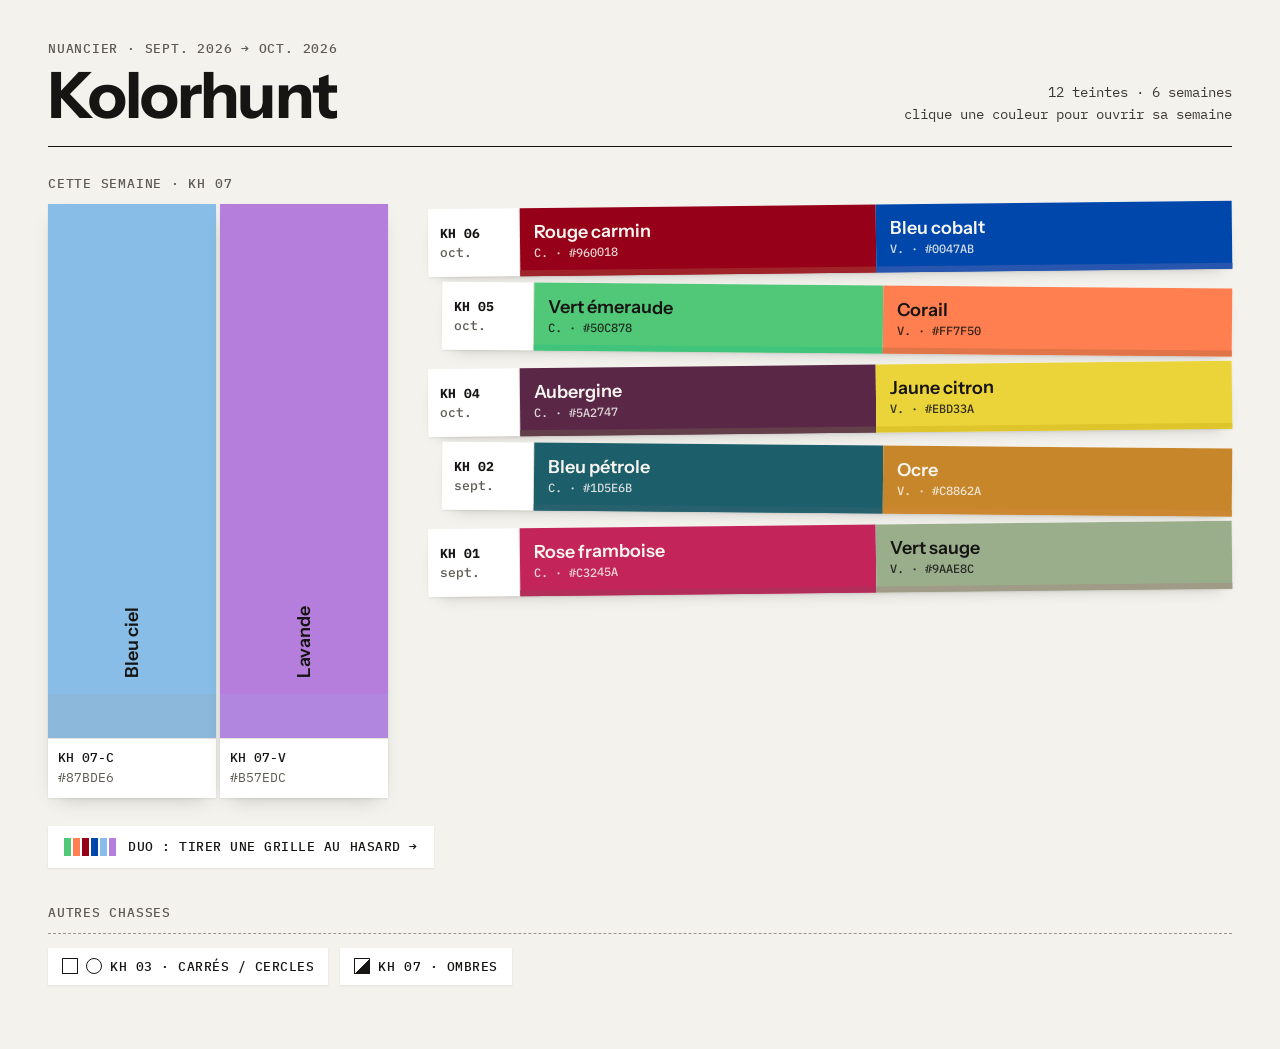
<file: index.html>
<!doctype html>
<html lang="fr">
<head>
<meta charset="utf-8">
<meta name="viewport" content="width=device-width, initial-scale=1, viewport-fit=cover">
<title>Kolorhunt — nuancier</title>
<meta name="description" content="Color hunt, une couleur par semaine.">
<meta property="og:description" content="Color hunt, une couleur par semaine.">
<link rel="preconnect" href="https://fonts.googleapis.com">
<link rel="preconnect" href="https://fonts.gstatic.com" crossorigin>
<link href="https://fonts.googleapis.com/css2?family=Instrument+Sans:wght@400;500;600;700&family=IBM+Plex+Mono:wght@400;500&display=swap" rel="stylesheet">
<link rel="stylesheet" href="style.css">
</head>
<body>
<main class="page">

  <section id="home" hidden>
    <header class="head">
      <div>
        <div class="kicker" id="period"></div>
        <h1 class="brand">Kolorhunt</h1>
      </div>
      <div class="info" id="info"></div>
    </header>
    <div class="fan" id="fan"></div>
    <div id="duolink"></div>
    <div class="shapes" id="shapes"></div>
  </section>

  <section id="duo" hidden>
    <nav class="bar">
      <a href="#">← Nuancier</a>
      <span class="logo">Kolorhunt</span>
      <span>Duo</span>
    </nav>
    <div class="duo-col">
      <div class="kicker" id="duokick"></div>
      <h2 id="duotitle"></h2>
      <div class="duo-bars" id="duobars"></div>
      <div class="duogrid" id="duogrid"></div>
      <button class="draw" id="draw">Une autre grille</button>
    </div>
  </section>

  <section id="week" hidden>
    <nav class="bar">
      <a href="#">← Nuancier</a>
      <span class="logo">Kolorhunt</span>
      <span class="pager"><a id="prev" href="#" aria-label="Semaine précédente">←</a><span id="wnum"></span><a id="next" href="#" aria-label="Semaine suivante">→</a></span>
    </nav>
    <div class="kicker sub" id="wdates"></div>
    <div class="people" id="people"></div>
    <div id="mix"></div>
  </section>

</main>

<div id="lightbox" class="lightbox" hidden><img alt=""></div>

<script src="data.js"></script>
<script src="app.js"></script>
</body>
</html>
</file>
<file: style.css>
*{box-sizing:border-box}
:root{--paper:#f4f2ed;--ink:#161513;--muted:#5d5a53;--line:#9a968c}
body{margin:0;background:var(--paper);color:var(--ink);font-family:'Instrument Sans',sans-serif;-webkit-font-smoothing:antialiased}
a{color:var(--ink);text-decoration:none}a:hover{color:#7a2e1f}
[hidden]{display:none!important}
.page{max-width:1280px;margin:0 auto;padding:40px clamp(16px,4vw,48px) 64px}
.mono,.kicker,.info,.bar,.card .lab,.chip .lab,.split{font-family:'IBM Plex Mono',monospace}
.kicker{font-size:13px;font-weight:500;letter-spacing:.06em;text-transform:uppercase;color:var(--muted)}

/* Accueil */
.head{display:flex;justify-content:space-between;align-items:flex-end;gap:24px;flex-wrap:wrap;padding-bottom:20px;border-bottom:1.5px solid var(--ink)}
.brand{font-weight:700;font-size:clamp(44px,6vw,64px);letter-spacing:-.03em;line-height:.95;margin:8px 0 0}
.info{font-size:14px;color:#3b3934;text-align:right;line-height:1.6}
.fan{display:flex;gap:14px;height:min(640px,70vh);padding-top:28px;overflow-x:auto}
.wk{flex:2 1 0;min-width:96px;display:flex;gap:4px}
.chip{flex:1 1 0;min-width:0;display:flex;flex-direction:column;background:#fff;box-shadow:0 1px 2px rgba(0,0,0,.08),0 8px 20px -10px rgba(0,0,0,.25);transition:transform .25s cubic-bezier(.2,.7,.2,1)}
.chip:hover{transform:translateY(-10px);color:inherit}
.chip .top{flex:1;display:flex;align-items:flex-end;justify-content:center;padding:16px 0;min-height:0}
.chip .top span{writing-mode:vertical-rl;transform:rotate(180deg);font-weight:600;font-size:18px;white-space:nowrap}
.chip .bot{height:44px;flex:none}
.chip .lab{padding:10px 10px 12px;display:flex;flex-direction:column;gap:3px;font-size:13px;white-space:nowrap;overflow:hidden;border-top:1px solid #e4e1da;color:var(--ink)}
.chip .lab b{font-weight:500}.chip .lab span{color:var(--muted)}

/* Semaine */
.bar{display:flex;justify-content:space-between;align-items:baseline;gap:24px;padding-bottom:14px;border-bottom:1.5px solid var(--ink);font-size:13px;font-weight:500;letter-spacing:.06em;text-transform:uppercase}
.bar .logo{font-family:'Instrument Sans',sans-serif;font-weight:700;font-size:20px;letter-spacing:-.01em;text-transform:none}
.pager{display:flex;gap:20px}.pager a.off{color:#a9a59c;pointer-events:none}
.sub{padding-top:14px}
.people{display:grid;grid-template-columns:repeat(auto-fit,minmax(min(100%,420px),1fr));gap:48px;padding-top:28px;align-items:start}
.person{display:flex;flex-direction:column;min-width:0}
.person .who{font-family:'IBM Plex Mono',monospace;font-size:13px;font-weight:500;letter-spacing:.06em;color:var(--muted)}
.person h2{font-weight:700;font-size:clamp(40px,5vw,60px);letter-spacing:-.03em;line-height:.95;margin:6px 0 16px;min-height:2em;text-wrap:balance}
.split{display:flex;height:36px;margin-bottom:14px}
.split div{flex:1;display:flex;justify-content:space-between;align-items:center;gap:8px;padding:0 10px;font-size:13px;font-weight:500;letter-spacing:.04em;text-transform:uppercase;white-space:nowrap;overflow:hidden}
.grid{display:grid;grid-template-columns:repeat(2,minmax(0,1fr));gap:6px}
.grid img{width:100%;aspect-ratio:4/5;object-fit:cover;display:block;cursor:zoom-in;background:#ddd9d1}
.extract{padding:28px 0 12px;border-bottom:1px dashed var(--line)}
.cards{display:grid;gap:6px;padding-top:14px}
.card{background:#fff;display:flex;flex-direction:column;box-shadow:0 1px 2px rgba(0,0,0,.1)}
.card i{aspect-ratio:1;display:block;background:#ddd9d1}
.card .lab{padding:7px 8px 9px;display:flex;flex-direction:column;gap:2px;font-size:12px;white-space:nowrap;overflow:hidden}
.card .lab b{font-weight:500}.card .lab span{color:var(--muted)}

.lightbox{position:fixed;inset:0;background:rgba(20,19,18,.94);display:flex;align-items:center;justify-content:center;padding:24px;cursor:zoom-out;z-index:10}
.lightbox img{max-width:100%;max-height:92vh;object-fit:contain}

@media (max-width:640px){
  .fan{height:420px}
  .wk{min-width:76px}
  .chip .top span{font-size:15px}
  .cards{grid-template-columns:repeat(3,minmax(0,1fr))!important}
}

/* --- ajouts : semaines de formes, hors grille, lisibilité --- */
body{padding-top:env(safe-area-inset-top,0px);padding-bottom:env(safe-area-inset-bottom,0px)}
:focus-visible{outline:2px solid #7a2e1f;outline-offset:3px}
.card .lab{font-size:13px}
.sh{display:inline-block;width:16px;height:16px;border:1.5px solid currentColor;flex:none}
.sh.circle{border-radius:50%}
.split.shape div{background:#e9e6df;color:var(--ink)}
.shapes{padding-top:36px}
.shapes-head{padding-bottom:12px;border-bottom:1px dashed var(--line)}
.shape-links{display:flex;flex-wrap:wrap;gap:12px;padding-top:14px}
.shape-links a{display:flex;align-items:center;gap:8px;padding:10px 14px;background:#fff;box-shadow:0 1px 2px rgba(0,0,0,.08);font:500 13px 'IBM Plex Mono',monospace;letter-spacing:.04em;text-transform:uppercase}
.mix-head{display:flex;justify-content:space-between;margin-top:56px}
.mixgrid{display:grid;grid-template-columns:repeat(4,minmax(0,1fr));gap:6px;padding-top:14px}
.mixgrid figure{margin:0;position:relative}
.mixgrid img{width:100%;aspect-ratio:4/5;object-fit:cover;display:block;cursor:zoom-in;background:#ddd9d1}
.mixgrid figcaption{position:absolute;left:6px;top:6px;padding:2px 6px;background:var(--paper);font:500 13px 'IBM Plex Mono',monospace}
@media (max-width:640px){.mixgrid{grid-template-columns:repeat(2,minmax(0,1fr))}}
.person h2{min-height:0}
.chip .lab .kh{font-style:normal}
@media (max-width:640px){
  .chip .lab .kh,.chip .lab span{display:none}
  .chip .lab{padding:8px 0 10px;align-items:center}
  .info{text-align:left}
}

/* --- Duo --- */
.duo-link{display:inline-flex;align-items:center;gap:12px;margin-top:28px;padding:12px 16px;background:#fff;box-shadow:0 1px 2px rgba(0,0,0,.08);font:500 13px 'IBM Plex Mono',monospace;letter-spacing:.04em;text-transform:uppercase}
.duo-sw{display:flex;gap:2px}.duo-sw i{width:7px;height:18px;display:block}
.duo-head{display:flex;justify-content:space-between;align-items:flex-end;gap:24px;flex-wrap:wrap;padding-top:28px}
.duo-head h2{font-weight:700;font-size:clamp(34px,5vw,60px);letter-spacing:-.03em;line-height:.95;margin:8px 0 0;text-wrap:balance}
.duo-head .x{font-weight:400;color:var(--muted)}
.draw{font:500 13px 'IBM Plex Mono',monospace;letter-spacing:.06em;text-transform:uppercase;padding:12px 18px;border:1.5px solid var(--ink);background:var(--ink);color:var(--paper);cursor:pointer}
.draw:hover{background:#7a2e1f;border-color:#7a2e1f}
.duo-bars{display:flex;height:36px;margin:18px 0 14px}
.duo-bars div{flex:1;display:flex;justify-content:space-between;align-items:center;gap:8px;padding:0 10px;font:500 13px 'IBM Plex Mono',monospace;letter-spacing:.04em;text-transform:uppercase;white-space:nowrap;overflow:hidden}
.duogrid{display:grid;grid-template-columns:repeat(3,minmax(0,1fr));gap:6px}
.duogrid figure{margin:0}
.duogrid img{width:100%;aspect-ratio:4/5;object-fit:cover;display:block;cursor:zoom-in;background:#ddd9d1}
.duogrid i{display:block;height:10px;margin-top:4px}
@media (max-width:640px){.duo-bars div span:last-child{display:none}}
.duo-wrap{max-width:max(340px,min(100%,calc((100vh - 330px) * 1.2)));margin:0 auto}
@media (max-width:640px){.duo-wrap{max-width:none}}
.duo-head h2{font-size:clamp(26px,3vw,40px)}
.duo-head{padding-top:22px}
.duo-wrap{max-width:max(340px,min(100%,calc((100vh - 290px) * 1.2)))}

/* Duo : grille verticale 2 × 3, comme les grilles d'origine */
.duogrid{grid-template-columns:repeat(2,minmax(0,1fr))}
.duo-wrap{max-width:max(340px,min(100%,calc((100vh - 120px) / 1.75)))}
.duo-head{flex-direction:column;align-items:flex-start;gap:14px}
.duo-head h2{font-size:clamp(26px,3vw,38px)}
.duo-bars div span:first-child{overflow:hidden;text-overflow:ellipsis}
.duo-wrap{max-width:max(320px,min(100%,calc((100vh - 290px) / 1.95)))}
.duo-head{flex-direction:column;align-items:flex-start;gap:14px}
.duo-head h2{font-size:clamp(24px,2.4vw,34px)}

/* Duo : infos à gauche, grille verticale à droite, le tout tient dans l'écran */
.duo-wrap{max-width:none;display:grid;grid-template-columns:minmax(260px,1fr) auto;gap:40px;align-items:start;padding-top:24px}
.duo-head{padding-top:0}
.duo-bars{flex-direction:column;height:auto;gap:4px}
.duo-bars div{height:36px}
.duogrid{width:min(calc((100vh - 150px) / 1.95), 640px)}
@media (max-width:760px){
  .duo-wrap{grid-template-columns:1fr;gap:16px}
  .duogrid{width:100%}
  .duo-bars{flex-direction:row}
  .duo-bars div span:last-child{display:none}
}
.duo-bars div{flex:none;height:36px}
@media (max-width:760px){.duo-bars div{flex:1}}

/* Duo au format des grilles d'origine : un montage vertical 9:16, 2 colonnes × 3 rangées, sans espace */
.duogrid{aspect-ratio:9/16;width:min(calc((100vh - 150px) * 9 / 16), 560px);gap:0;grid-template-columns:repeat(2,minmax(0,1fr));grid-template-rows:repeat(3,minmax(0,1fr))}
.duogrid figure{margin:0;min-height:0;overflow:hidden}
.duogrid img{width:100%;height:100%;aspect-ratio:auto;object-fit:cover}
@media (max-width:760px){.duogrid{width:100%}}

/* Duo : une seule colonne à la largeur exacte de la grille ; titre et couleurs face à face au-dessus */
.duo-col{--w:min(calc((100vh - 310px) * 9 / 16), 560px);width:max(300px,var(--w));margin:0 auto;padding-top:22px}
.duo-col h2{font-weight:700;font-size:clamp(24px,3vw,38px);letter-spacing:-.03em;line-height:1;margin:6px 0 12px;white-space:nowrap;overflow:hidden}
.duo-col h2 .x{font-weight:400;color:var(--muted)}
.duo-col .duo-bars{display:flex;flex-direction:row;height:36px;gap:0;margin:0}
.duo-col .duo-bars div{flex:1 1 0;min-width:0;height:36px;padding:0 10px}
.duo-col .duogrid{width:100%}
.duo-col .draw{display:block;width:100%;margin-top:12px}
@media (max-width:760px){.duo-col{width:100%}}
.duo-col{--w:min(calc((100vh - 270px) * 9 / 16), 560px)}
.duo-col .duo-bars div span:first-child{min-width:0}
.duo-col .duo-bars .hex{display:none!important}

.duo-mode{display:flex;margin-bottom:14px}
.duo-mode button{flex:1;font:500 13px 'IBM Plex Mono',monospace;letter-spacing:.06em;text-transform:uppercase;padding:8px 0;border:1.5px solid var(--ink);background:transparent;color:var(--ink);cursor:pointer}
.duo-mode button+button{border-left:0}
.duo-mode button.on{background:var(--ink);color:var(--paper)}
.duo-col .duo-bars.stripes div{display:flex;flex-direction:column;padding:0}
.duo-col .duo-bars.stripes i{flex:1;display:block}
.duo-col .duo-bars.stripes div{align-items:stretch;justify-content:stretch;gap:0}
.duo-col .duo-bars.stripes{height:36px}

.mixgrid.free img{filter:saturate(.85)}

/* --- Accueil : la dernière semaine en grand, les précédentes en bandes horizontales --- */
.fan{display:grid;grid-template-columns:minmax(220px,340px) minmax(0,1fr);gap:40px;height:auto;overflow:visible;padding-top:28px;align-items:start}
.latest{display:flex;flex-direction:column;gap:12px}
.latest .wk{height:min(600px,66vh);display:flex;gap:4px;flex:none}
.older{display:flex;flex-direction:column;gap:12px;padding-top:30px}
.hband{display:grid;grid-template-columns:92px 1fr 1fr;min-height:68px;background:#fff;box-shadow:0 1px 2px rgba(0,0,0,.08),0 8px 18px -12px rgba(0,0,0,.3);transition:transform .25s cubic-bezier(.2,.7,.2,1)}
.hband:nth-child(odd){transform:rotate(-.6deg)}
.hband:nth-child(even){transform:rotate(.5deg) translateX(14px)}
.hband:hover{transform:translateX(-8px) rotate(0);color:inherit}
.hlab{display:flex;flex-direction:column;justify-content:center;gap:2px;padding:0 12px;font:500 13px 'IBM Plex Mono',monospace;border-right:1px solid #e4e1da}
.hlab i{font-style:normal;color:var(--muted)}
.hc{position:relative;display:flex;flex-direction:column;justify-content:center;gap:2px;padding:10px 14px 14px;min-width:0}
.hc em{font-style:normal;font-weight:600;font-size:18px;white-space:nowrap;overflow:hidden;text-overflow:ellipsis}
.hc small{font:500 12px 'IBM Plex Mono',monospace;opacity:.85}
.hc i{position:absolute;left:0;right:0;bottom:0;height:6px}
.sh.shadow{border-color:currentColor;background:linear-gradient(135deg,transparent 50%,currentColor 50%)}
@media (max-width:760px){
  .fan{grid-template-columns:1fr;gap:20px}
  .latest .wk{height:380px}
  .older{padding-top:0}
  .hband{grid-template-columns:64px 1fr 1fr}
  .hband:nth-child(even){transform:rotate(.5deg) translateX(6px)}
  .hc em{font-size:15px}.hc small{display:none}
}
.hband:nth-child(even){margin-right:14px}
@media (max-width:760px){.hband:nth-child(even){margin-right:6px}}
</file>
